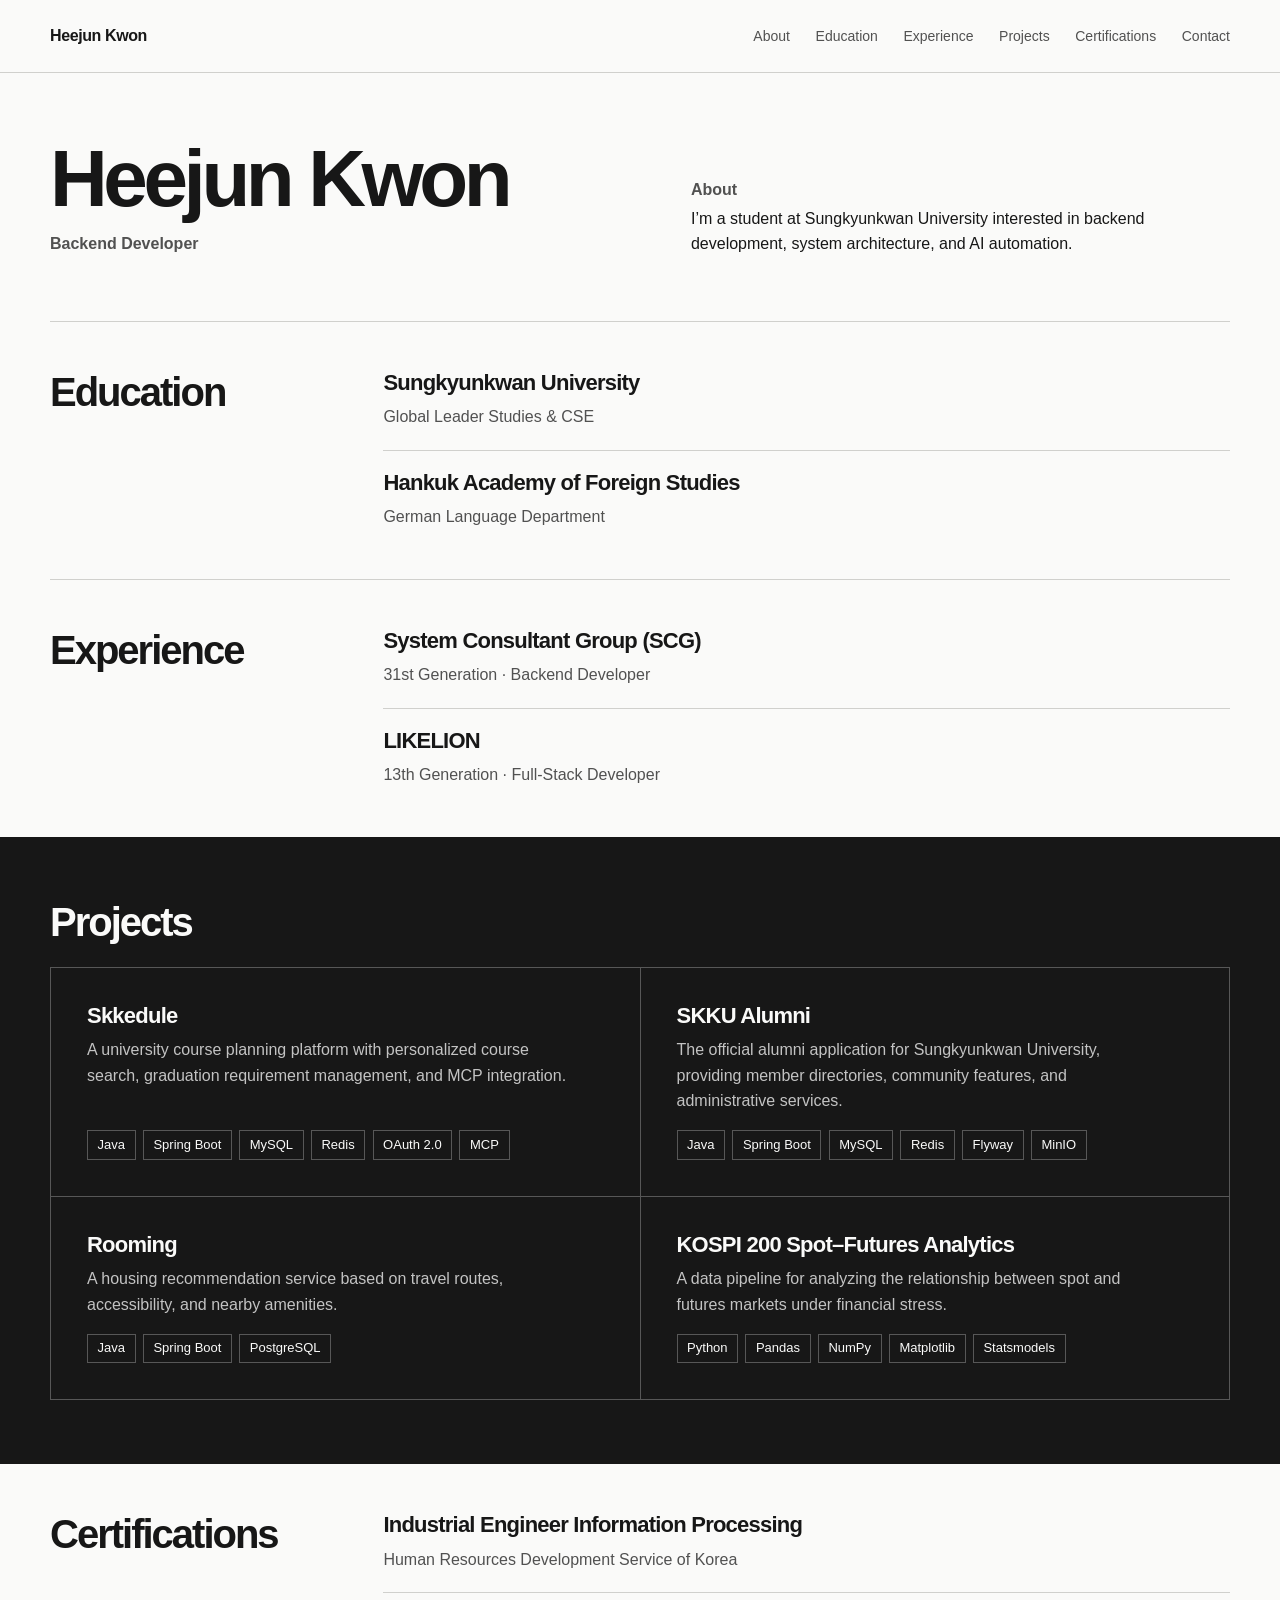
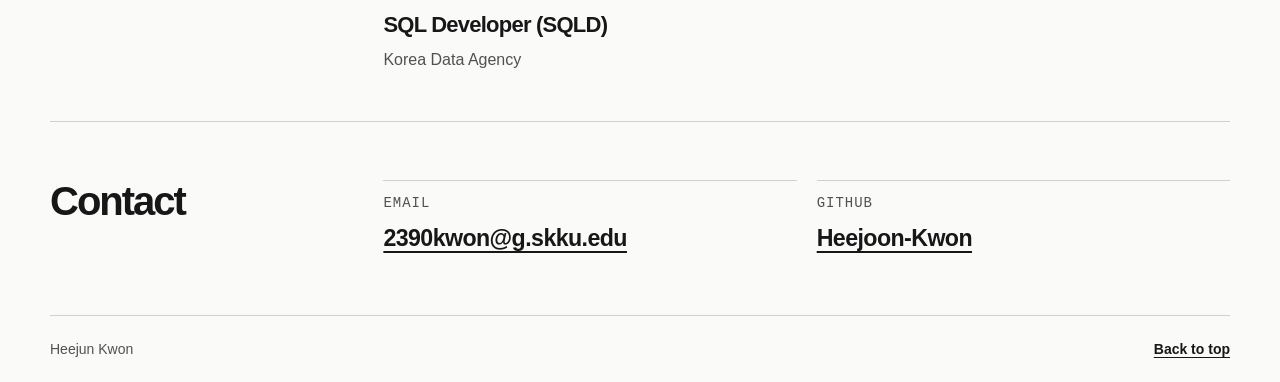
<file: index.html>
<!DOCTYPE html>
<html lang="en">
<head>
  <meta charset="utf-8">
  <meta name="viewport" content="width=device-width, initial-scale=1">
  <meta name="description" content="Heejun Kwon’s personal homepage for Sungkyunkwan University’s SWE2021 course, with education, experience, projects, and certifications.">
  <title>Heejun Kwon | Personal Homepage</title>
  <meta property="og:type" content="website">
  <meta property="og:title" content="Heejun Kwon | Personal Homepage">
  <meta property="og:description" content="Heejun Kwon’s personal homepage for Sungkyunkwan University’s SWE2021 course, with education, experience, projects, and certifications.">
  <meta property="og:url" content="https://heejoon-kwon.github.io/">
  <meta property="og:image" content="https://heejoon-kwon.github.io/social-preview.png">
  <meta property="og:image:width" content="1200">
  <meta property="og:image:height" content="630">
  <meta property="og:image:alt" content="Heejun Kwon, Backend Developer">
  <link rel="icon" href="favicon.ico" sizes="16x16 32x32 48x48">
  <link rel="stylesheet" href="style.css">
  <script src="script.js" defer></script>
</head>
<body id="top">
  <a class="skip-link" href="#main-content">Skip to content</a>

  <header class="site-header">
    <div class="container header-inner">
      <a class="wordmark" href="#top">Heejun Kwon</a>
      <nav aria-label="Main navigation">
        <ul class="nav-list">
          <li><a href="#about">About</a></li>
          <li><a href="#education">Education</a></li>
          <li><a href="#experience">Experience</a></li>
          <li><a href="#projects">Projects</a></li>
          <li><a href="#certifications">Certifications</a></li>
          <li><a href="#contact">Contact</a></li>
        </ul>
      </nav>
    </div>
  </header>

  <main id="main-content" tabindex="-1">
    <section class="container about" id="about" aria-labelledby="about-title">
      <div>
        <h1>Heejun Kwon</h1>
        <p class="role">Backend Developer</p>
      </div>
      <div>
        <h2 id="about-title">About</h2>
        <p class="lead">I’m a student at Sungkyunkwan University interested in backend development, system architecture, and AI automation.</p>
      </div>
    </section>

    <section class="container ruled-section split-section credential-section" id="education" aria-labelledby="education-title">
      <h2 id="education-title">Education</h2>
      <div class="credential-list">
        <article class="credential">
          <h3>Sungkyunkwan University</h3>
          <p>Global Leader Studies &amp; CSE</p>
        </article>
        <article class="credential">
          <h3>Hankuk Academy of Foreign Studies</h3>
          <p>German Language Department</p>
        </article>
      </div>
    </section>

    <section class="container ruled-section split-section credential-section" id="experience" aria-labelledby="experience-title">
      <h2 id="experience-title">Experience</h2>
      <div class="credential-list">
        <article class="credential">
          <h3>System Consultant Group (SCG)</h3>
          <p>31st Generation · Backend Developer</p>
        </article>
        <article class="credential">
          <h3>LIKELION</h3>
          <p>13th Generation · Full-Stack Developer</p>
        </article>
      </div>
    </section>

    <section class="projects" id="projects" aria-labelledby="projects-title">
      <div class="container">
        <h2 id="projects-title">Projects</h2>
        <div class="project-grid">
          <article class="project-card">
            <h3>Skkedule</h3>
            <p>A university course planning platform with personalized course search, graduation requirement management, and MCP integration.</p>
            <ul class="tags" aria-label="Technology stack">
              <li>Java</li>
              <li>Spring Boot</li>
              <li>MySQL</li>
              <li>Redis</li>
              <li>OAuth 2.0</li>
              <li>MCP</li>
            </ul>
          </article>
          <article class="project-card">
            <h3>SKKU Alumni</h3>
            <p>The official alumni application for Sungkyunkwan University, providing member directories, community features, and administrative services.</p>
            <ul class="tags" aria-label="Technology stack">
              <li>Java</li>
              <li>Spring Boot</li>
              <li>MySQL</li>
              <li>Redis</li>
              <li>Flyway</li>
              <li>MinIO</li>
            </ul>
          </article>
          <article class="project-card">
            <h3>Rooming</h3>
            <p>A housing recommendation service based on travel routes, accessibility, and nearby amenities.</p>
            <ul class="tags" aria-label="Technology stack">
              <li>Java</li>
              <li>Spring Boot</li>
              <li>PostgreSQL</li>
            </ul>
          </article>
          <article class="project-card">
            <h3>KOSPI 200 Spot–Futures Analytics</h3>
            <p>A data pipeline for analyzing the relationship between spot and futures markets under financial stress.</p>
            <ul class="tags" aria-label="Technology stack">
              <li>Python</li>
              <li>Pandas</li>
              <li>NumPy</li>
              <li>Matplotlib</li>
              <li>Statsmodels</li>
            </ul>
          </article>
        </div>
      </div>
    </section>

    <section class="container split-section credential-section" id="certifications" aria-labelledby="certifications-title">
      <h2 id="certifications-title">Certifications</h2>
      <div class="credential-list">
        <article class="credential">
          <h3>Industrial Engineer Information Processing</h3>
          <p>Human Resources Development Service of Korea</p>
        </article>
        <article class="credential">
          <h3>SQL Developer (SQLD)</h3>
          <p>Korea Data Agency</p>
        </article>
      </div>
    </section>

    <section class="container ruled-section split-section contact" id="contact" aria-labelledby="contact-title">
      <h2 id="contact-title">Contact</h2>
      <address>
        <dl class="contact-list">
          <div>
            <dt class="eyebrow">Email</dt>
            <dd><a href="mailto:2390kwon@g.skku.edu">2390kwon@g.skku.edu</a></dd>
          </div>
          <div>
            <dt class="eyebrow">GitHub</dt>
            <dd><a href="https://github.com/Heejoon-Kwon">Heejoon-Kwon</a></dd>
          </div>
        </dl>
      </address>
    </section>
  </main>

  <footer class="container site-footer">
    <p>Heejun Kwon</p>
    <a class="text-link" href="#top">Back to top</a>
  </footer>
</body>
</html>
</file>
<file: style.css>
:root {
  color-scheme: light;
  --paper: #fafaf9;
  --ink: #171717;
  --muted: #515151;
  --line: #d0d0cd;
  --dark: #171717;
  --light: #fafaf9;
  --dark-muted: #c3c3c3;
  --dark-line: #575757;
  --sans: "Helvetica Neue", Helvetica, Arial, sans-serif;
  --mono: ui-monospace, "SFMono-Regular", Consolas, "Liberation Mono", monospace;
  --gutter: clamp(1.25rem, 3.5vw, 3rem);
}

* {
  box-sizing: border-box;
}

html {
  scroll-padding-top: 6rem;
}

body {
  margin: 0;
  background: var(--paper);
  color: var(--ink);
  font-family: var(--sans);
  line-height: 1.6;
}

h1, h2, h3, p, ul, dl, dd {
  margin: 0;
}

h1, h2, h3 {
  line-height: 1.05;
}

a {
  color: inherit;
  text-underline-offset: 0.2em;
}

a:focus-visible {
  outline: 2px solid currentColor;
  outline-offset: 4px;
}

.container {
  width: min(100% - var(--gutter) * 2, 73.75rem);
  margin-inline: auto;
}

.skip-link {
  position: fixed;
  z-index: 2;
  inset: 0.75rem auto auto 0.75rem;
  padding: 0.6rem 1rem;
  background: var(--light);
  transform: translateY(calc(-100% - 1rem));
}

.skip-link:focus {
  transform: none;
}

.site-header {
  position: sticky;
  z-index: 1;
  top: 0;
  background: var(--paper);
  border-bottom: 1px solid var(--line);
}

.header-inner,
.site-footer {
  display: flex;
  align-items: center;
  justify-content: space-between;
  gap: 1rem;
}

.header-inner {
  min-height: 4.5rem;
}

.wordmark {
  font-size: 1rem;
  font-weight: 700;
  letter-spacing: -0.025em;
  text-decoration: none;
}

.nav-list {
  display: flex;
  flex-wrap: wrap;
  column-gap: clamp(0.7rem, 2vw, 1.75rem);
  padding: 0;
  list-style: none;
}

.nav-list a {
  display: inline-block;
  padding-block: 0.65rem;
  color: var(--muted);
  font-size: 0.875rem;
  text-decoration: none;
}

.nav-list a:hover,
.nav-list a[aria-current="location"] {
  color: var(--ink);
  text-decoration: underline;
  text-decoration-thickness: 2px;
}

.eyebrow {
  color: var(--muted);
  font: 500 0.875rem/1.5 var(--mono);
  letter-spacing: 0.07em;
  text-transform: uppercase;
}

.about {
  display: grid;
  grid-template-columns: minmax(0, 1.1fr) minmax(0, 1fr);
  align-items: end;
  gap: 1.25rem clamp(1.5rem, 4vw, 3rem);
  padding-block: clamp(2.25rem, 5vw, 4.25rem);
}

.about h2 {
  margin-bottom: 0.55rem;
  color: var(--muted);
  font-size: 1rem;
  letter-spacing: normal;
}

.about h1 {
  font-size: clamp(2.75rem, 6.4vw, 5rem);
  letter-spacing: -0.055em;
}

.role {
  margin-top: 0.65rem;
  color: var(--muted);
  font-size: 1rem;
  font-weight: 700;
}

.ruled-section {
  border-top: 1px solid var(--line);
}

.split-section {
  display: grid;
  grid-template-columns: minmax(0, 1fr) minmax(0, 3fr);
  gap: 1.25rem clamp(1.5rem, 4vw, 4rem);
  padding-block: clamp(2rem, 4.5vw, 3.75rem);
}

.credential-section {
  padding-block: clamp(1.7rem, 3.825vw, 3.1875rem);
}

h2 {
  font-size: clamp(2rem, 3.4vw, 2.5rem);
  letter-spacing: -0.05em;
}

.lead {
  max-width: 60ch;
  font-size: 1rem;
  line-height: 1.55;
}

.tags {
  display: flex;
  flex-wrap: wrap;
  gap: 0.45rem;
  margin-top: 0.7rem;
  padding: 0;
  list-style: none;
}

.tags li {
  border: 1px solid var(--line);
  padding: 0.22rem 0.6rem;
  font-size: 0.8125rem;
}

.credential + .credential {
  margin-top: 1.25rem;
  border-top: 1px solid var(--line);
  padding-top: 1.25rem;
}

.credential h3,
.project-card h3 {
  margin-bottom: 0.55rem;
  font-size: clamp(1.25rem, 2vw, 1.375rem);
  line-height: 1.12;
  letter-spacing: -0.035em;
}

.credential p,
.site-footer p {
  color: var(--muted);
}

.projects {
  padding-block: clamp(2.25rem, 5vw, 4rem);
  background: var(--dark);
  color: var(--light);
}

.project-grid {
  display: grid;
  grid-template-columns: repeat(2, minmax(0, 1fr));
  margin-top: 1.5rem;
  border-top: 1px solid var(--dark-line);
  border-left: 1px solid var(--dark-line);
}

.project-card {
  display: grid;
  grid-row: span 3;
  grid-template-rows: subgrid;
  align-items: start;
  border-right: 1px solid var(--dark-line);
  border-bottom: 1px solid var(--dark-line);
  padding: clamp(1.25rem, 3vw, 2.25rem);
}

.project-card > p {
  color: var(--dark-muted);
  max-width: 54ch;
}

.project-card .tags {
  align-self: end;
  margin-top: 1rem;
}

.project-card .tags li {
  border-color: var(--dark-line);
}

.text-link {
  font-weight: 700;
}

.text-link:hover,
.contact-list a:hover {
  text-decoration-thickness: 2px;
}

.contact address {
  font-style: normal;
}

.contact-list {
  display: grid;
  width: 100%;
  grid-template-columns: repeat(2, minmax(0, 1fr));
  gap: 1.25rem;
}

.contact-list > div {
  border-top: 1px solid var(--line);
  padding-top: 0.75rem;
}

.contact-list a {
  display: inline-block;
  margin-top: 0.4rem;
  font-size: clamp(1rem, 2.12vw, 1.45rem);
  font-weight: 700;
  letter-spacing: -0.025em;
  overflow-wrap: anywhere;
}

.site-footer {
  border-top: 1px solid var(--line);
  padding-block: 1.35rem;
  font-size: 0.875rem;
}

.error-page {
  padding-block: clamp(3rem, 10vw, 8rem);
}

.error-page h1 {
  margin-top: 0.5rem;
  font-size: clamp(2.75rem, 6.4vw, 5rem);
  letter-spacing: -0.055em;
}

.error-page .lead {
  margin-block: 1rem;
}

@media (max-width: 50rem) {
  .split-section {
    grid-template-columns: 1fr;
  }
}

@media (max-width: 48rem) {
  .about,
  .project-grid {
    grid-template-columns: 1fr;
  }
}

@media (max-width: 40rem) {
  html {
    scroll-padding-top: 9rem;
  }

  .header-inner {
    align-items: flex-start;
    flex-direction: column;
    gap: 0;
    padding-top: 0.55rem;
  }

  .nav-list {
    column-gap: 0.7rem;
  }

  .nav-list a {
    padding-block: 0.4rem;
    font-size: 0.875rem;
  }

}

@media (max-width: 32rem) {
  .contact-list {
    grid-template-columns: 1fr;
  }
}
</file>
